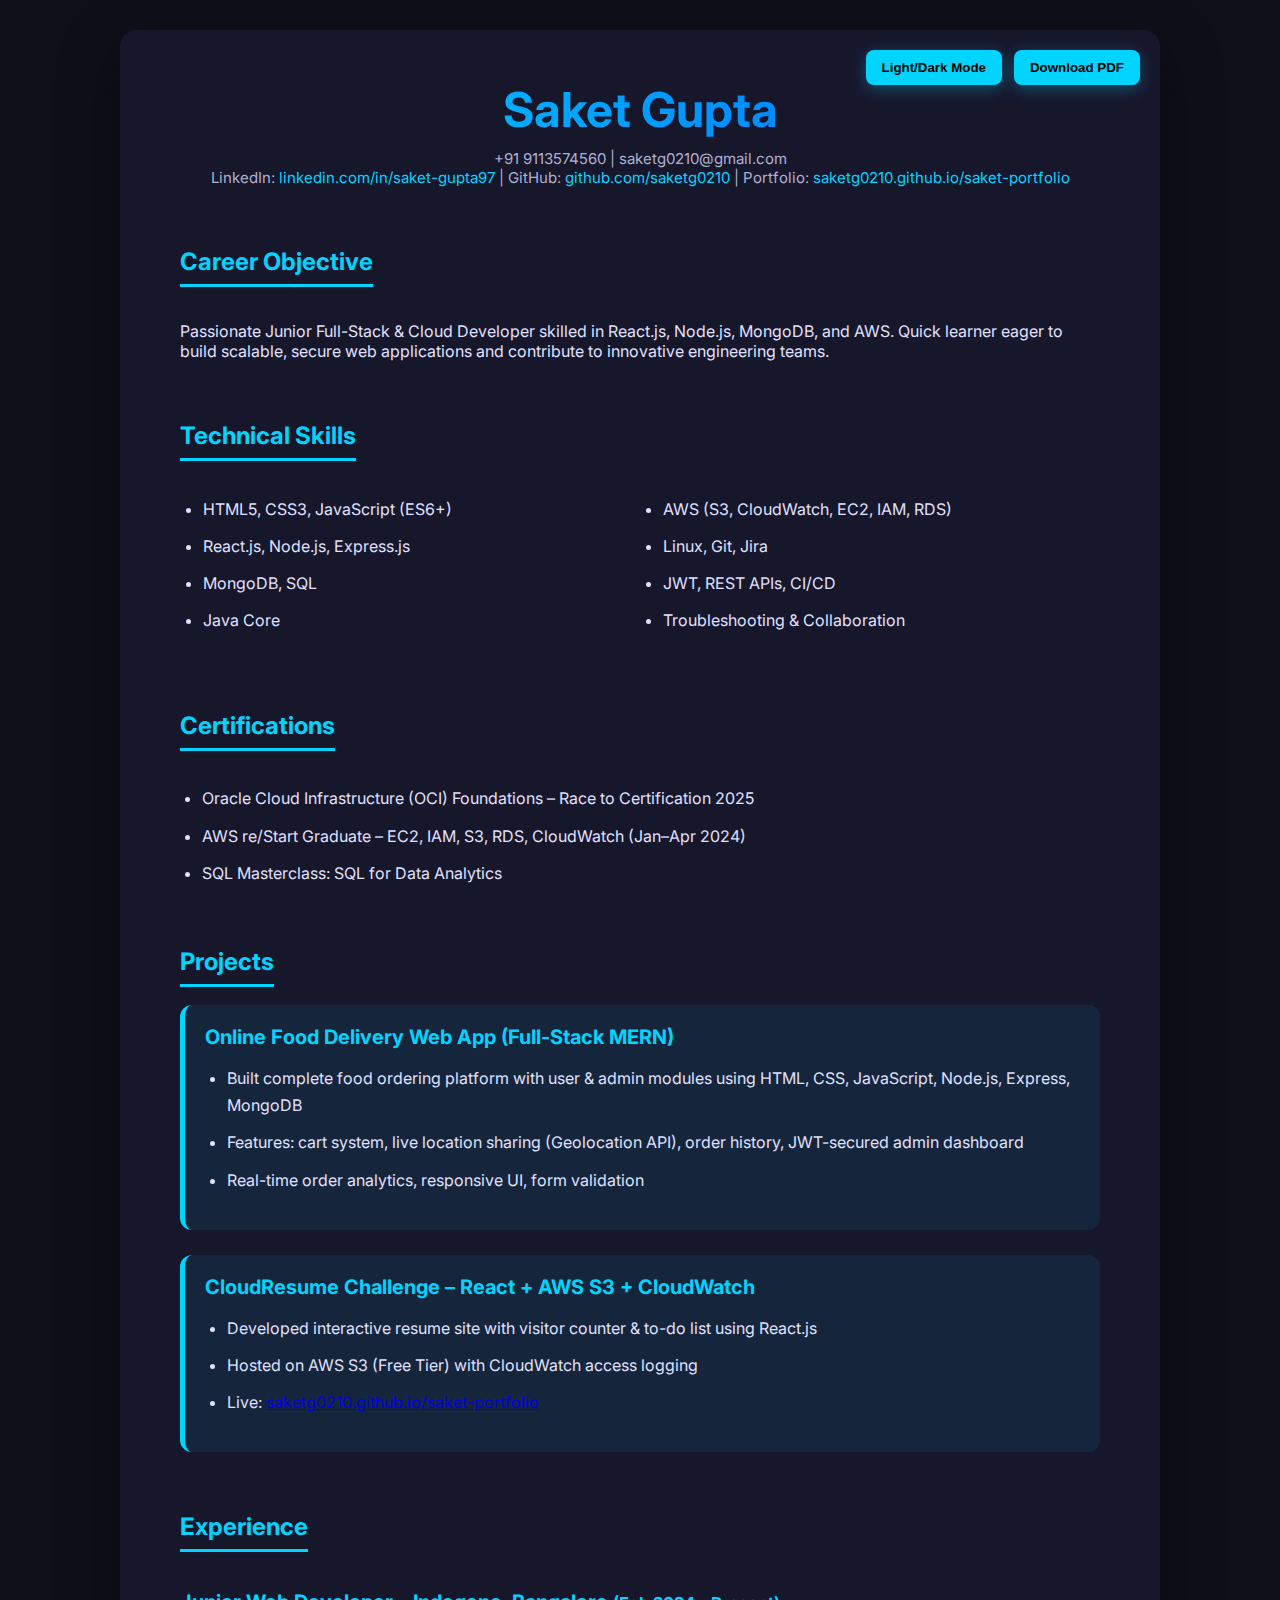
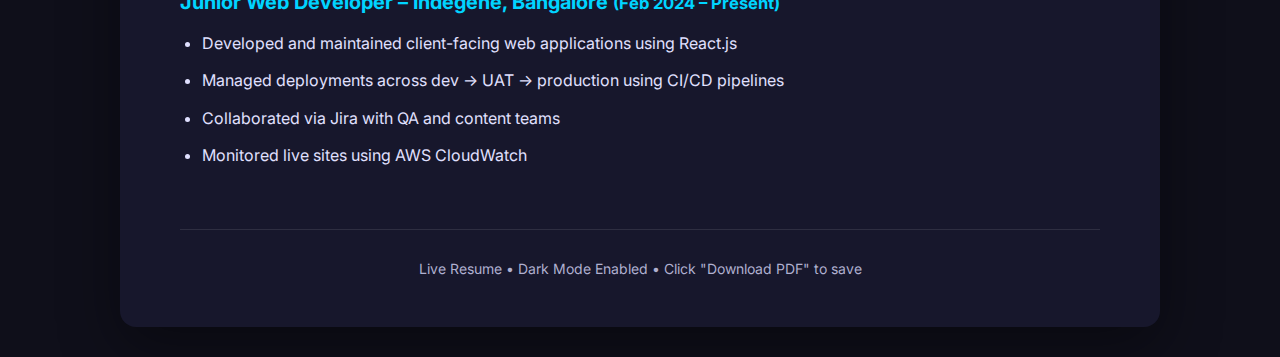
<file: Saket_Resume_2025.html>
<!DOCTYPE html>
<html lang="en">
<head>
  <meta charset="UTF-8" />
  <meta name="viewport" content="width=device-width, initial-scale=1.0"/>
  <title>Saket Gupta - Full-Stack & Cloud Developer</title>
  <link href="https://fonts.googleapis.com/css2?family=Inter:wght@300;400;500;600;700&display=swap" rel="stylesheet">
  <style>
    :root {
      --bg: #0f0f1a;
      --card: #17172c;
      --text: #e0e0ff;
      --accent: #00d4ff;
      --light-text: #b0b0d0;
    }
    [data-theme="light"] {
      --bg: #f8f9ff;
      --card: #ffffff;
      --text: #1a1a2e;
      --accent: #0066ff;
      --light-text: #555;
    }
    body {margin:0;background:var(--bg);color:var(--text);font-family:'Inter',sans-serif;transition:all 0.4s;}
    .resume {
      max-width:920px;margin:30px auto;background:var(--card);padding:50px 60px;border-radius:16px;
      box-shadow:0 20px 60px rgba(0,0,0,0.4);position:relative;transition:all 0.4s;
    }
    .controls {
      position:absolute;top:20px;right:20px;display:flex;gap:12px;z-index:10;
    }
    button {
      background:var(--accent);color:#000;border:none;padding:10px 16px;border-radius:8px;
      font-weight:600;cursor:pointer;transition:0.3s;box-shadow:0 4px 15px rgba(0,212,255,0.3);
    }
    button:hover {transform:translateY(-2px);box-shadow:0 8px 25px rgba(0,212,255,0.5);}
    h1 {font-size:48px;margin:0 0 10px;text-align:center;background:linear-gradient(90deg,#00d4ff,#0066ff);-webkit-background-clip:text;-webkit-text-fill-color:transparent;}
    .contact {text-align:center;font-size:15px;color:var(--light-text);margin-bottom:40px;}
    .contact a {color:var(--accent);text-decoration:none;}
    section {margin-top:40px;}
    h2 {
      font-size:24px;color:var(--accent);border-bottom:3px solid var(--accent);
      padding-bottom:8px;margin-bottom:18px;display:inline-block;
    }
    ul {padding-left:22px;}
    li {margin-bottom:10px;line-height:1.7;}
    .project {
      background:rgba(0,212,255,0.08);padding:20px;border-radius:12px;
      border-left:5px solid var(--accent);margin-bottom:25px;
    }
    .project h3 {margin:0 0 12px;color:var(--accent);font-size:20px;}
    .footer {
      text-align:center;margin-top:60px;padding-top:30px;border-top:1px solid rgba(255,255,255,0.1);
      color:var(--light-text);font-size:14px;
    }
    @media print {
      body, .resume {background:white !important;color:black !important;}
      .controls, button {display:none !important;}
      a {color:blue !important;}
    }
  </style>
</head>
<body>

<div class="resume">
  <div class="controls">
    <button onclick="document.documentElement.setAttribute('data-theme', 
      document.documentElement.getAttribute('data-theme')==='light' ? 'dark' : 'light')">
      Light/Dark Mode
    </button>
    <button onclick="window.print()">Download PDF</button>
  </div>

  <h1>Saket Gupta</h1>
  <div class="contact">
    +91 9113574560 | saketg0210@gmail.com <br/>
    LinkedIn: <a href="https://www.linkedin.com/in/saket-gupta97">linkedin.com/in/saket-gupta97</a> | 
    GitHub: <a href="https://github.com/saketg0210">github.com/saketg0210</a> |
    Portfolio: <a href="https://saketg0210.github.io/saket-portfolio">saketg0210.github.io/saket-portfolio</a>
  </div>

  <section>
    <h2>Career Objective</h2>
    <p>Passionate Junior Full-Stack & Cloud Developer skilled in React.js, Node.js, MongoDB, and AWS. Quick learner eager to build scalable, secure web applications and contribute to innovative engineering teams.</p>
  </section>

  <section>
    <h2>Technical Skills</h2>
    <table style="width:100%;border-collapse:collapse;">
      <tr>
        <td style="width:50%;vertical-align:top;">
          <ul>
            <li>HTML5, CSS3, JavaScript (ES6+)</li>
            <li>React.js, Node.js, Express.js</li>
            <li>MongoDB, SQL</li>
            <li>Java Core</li>
          </ul>
        </td>
        <td style="vertical-align:top;">
          <ul>
            <li>AWS (S3, CloudWatch, EC2, IAM, RDS)</li>
            <li>Linux, Git, Jira</li>
            <li>JWT, REST APIs, CI/CD</li>
            <li>Troubleshooting & Collaboration</li>
          </ul>
        </td>
      </tr>
    </table>
  </section>

  <section>
    <h2>Certifications</h2>
    <ul>
      <li>Oracle Cloud Infrastructure (OCI) Foundations – Race to Certification 2025</li>
      <li>AWS re/Start Graduate – EC2, IAM, S3, RDS, CloudWatch (Jan–Apr 2024)</li>
      <li>SQL Masterclass: SQL for Data Analytics</li>
    </ul>
  </section>

  <section>
    <h2>Projects</h2>

    <div class="project">
      <h3>Online Food Delivery Web App (Full-Stack MERN)</h3>
      <ul>
        <li>Built complete food ordering platform with user & admin modules using HTML, CSS, JavaScript, Node.js, Express, MongoDB</li>
        <li>Features: cart system, live location sharing (Geolocation API), order history, JWT-secured admin dashboard</li>
        <li>Real-time order analytics, responsive UI, form validation</li>
      </ul>
    </div>

    <div class="project">
      <h3>CloudResume Challenge – React + AWS S3 + CloudWatch</h3>
      <ul>
        <li>Developed interactive resume site with visitor counter & to-do list using React.js</li>
        <li>Hosted on AWS S3 (Free Tier) with CloudWatch access logging</li>
        <li>Live: <a href="https://saketg0210.github.io/cloud-resume-free/">saketg0210.github.io/saket-portfolio</a></li>
      </ul>
    </div>
  </section>

  <section>
    <h2>Experience</h2>
    <h3 style="color:var(--accent);margin:20px 0 10px;font-size:20px;">
      Junior Web Developer – Indegene, Bangalore <small>(Feb 2024 – Present)</small>
    </h3>
    <ul>
      <li>Developed and maintained client-facing web applications using React.js</li>
      <li>Managed deployments across dev → UAT → production using CI/CD pipelines</li>
      <li>Collaborated via Jira with QA and content teams</li>
      <li>Monitored live sites using AWS CloudWatch</li>
    </ul>
  </section>

  <div class="footer">
    Live Resume • Dark Mode Enabled • Click "Download PDF" to save
  </div>
</div>

</body>
</html>
</file>
